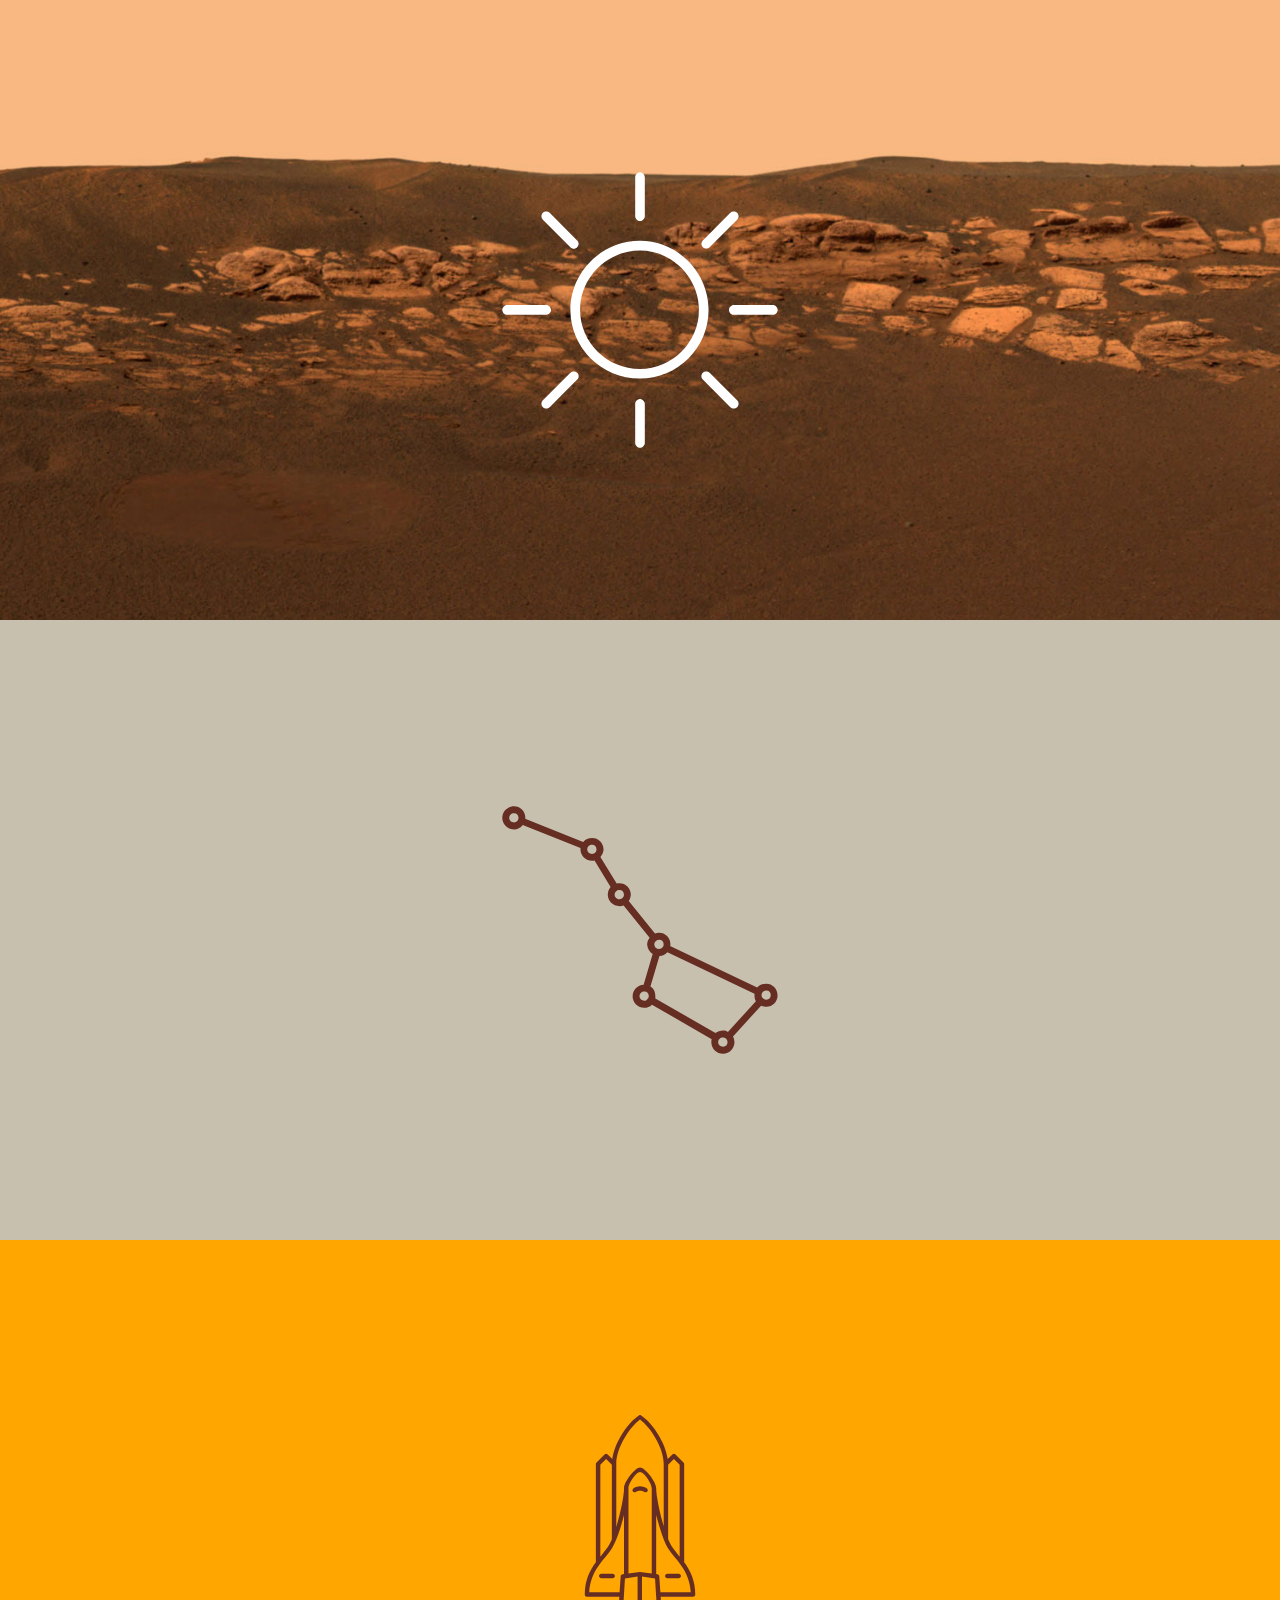
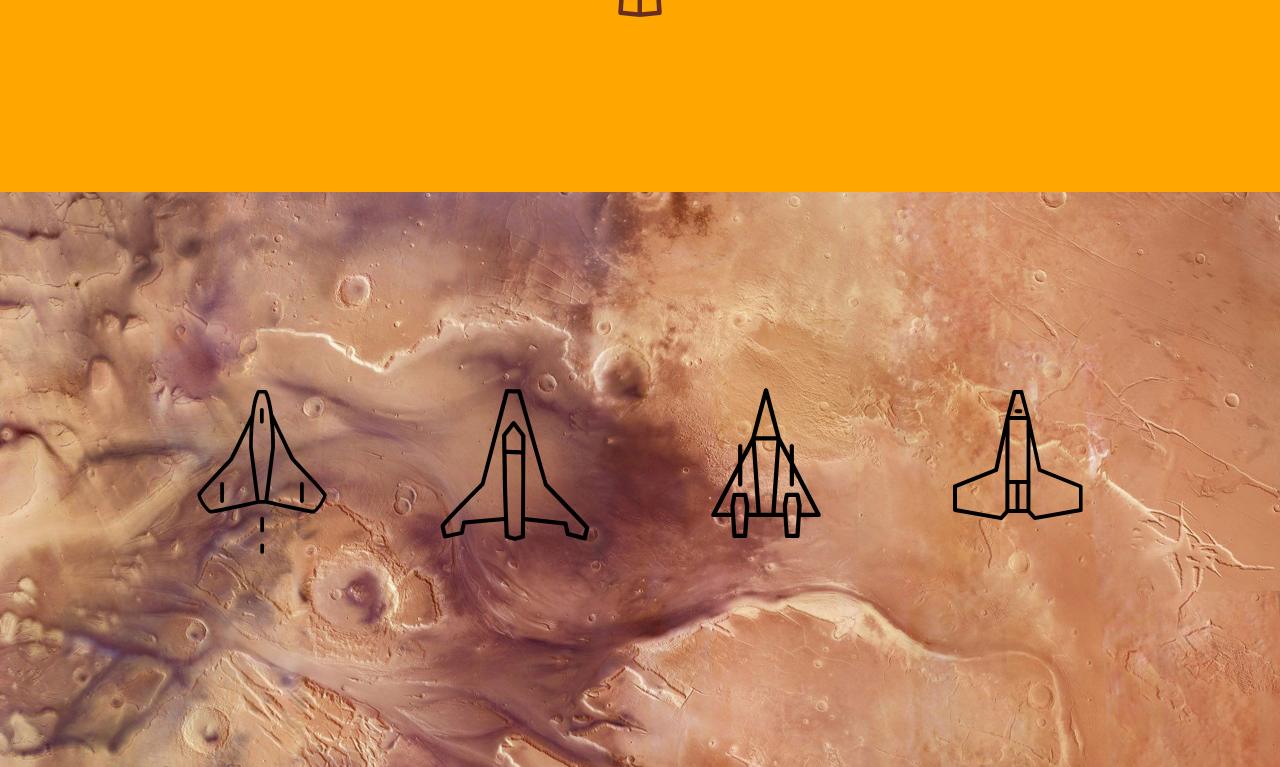
<file: index.html>
<!DOCTYPE html>
<html lang="en-ca">
<head>
	<meta charset="utf-8">
	<title>Scrolling Effects</title>
	<link href="css/main.css" rel="stylesheet">
</head>
<body>

<section class="sun-section">
	<img class="sun" src="img/sun.svg" alt="">
</section>

<section class="dipper-section">
	<img class="dipper" src="img/dipper.svg" alt="">
</section>

<section class="shuttle-section">
	<img class="shuttle" src="img/shuttle.svg" alt="">
</section>

<section class="ship-section">
	<img class="ship-1" src="img/ship-1.svg" alt="">
	<img class="ship-2" src="img/ship-2.svg" alt="">
	<img class="ship-1" src="img/ship-3.svg" alt="">
	<img class="ship-2" src="img/ship-4.svg" alt="">
</section>

<script src="http://code.jquery.com/jquery-2.1.1.min.js"></script>
<script src="js/waypoints.min.js"></script>
<script src="js/main.js"></script>

</body>
</html>
</file>
<file: css/main.css>
body {
	margin: 0;
	padding: 0;
	font: normal 100%/1.5 Georgia,serif;
	background-color: #c7c0ae;
}

img {
	display: block;
	margin: 0 auto;
}

section {
	padding: 10rem 0;
}

.sun {
	width: 300px;
}

.sun-section {
	background: transparent  url(../img/mars-pano.jpg) no-repeat center top;
	background-size: cover;
}

.dipper {
	width: 300px;
	opacity: 0;
}

.js-dipper-fade {
	/* Don't forget to put in all the prefixes!!! */
	-webkit-animation: dipper-fade 1s linear forwards;
}

/* Don't forget to put in all the prefixes!!! */
@-webkit-keyframes dipper-fade {
	0% {
		opacity: 0;
	}
	100% {
		opacity: 1;
	}
}

.shuttle {
	width: 300px;
	opacity: 0;
	position: relative;
	top: 5em;
}

.shuttle-section {
	background: rgba(255,166,0,1.00);
	background-size: cover;
}
	
.js-shuttle-fade {
	/* Don't forget to put in all the prefixes!!! */
	-webkit-animation: shuttle-fade 800ms linear forwards;
}

/* Don't forget to put in all the prefixes!!! */
@-webkit-keyframes shuttle-fade {
	0% {
		opacity: 0;
		top: 6em;
	}
	100% {
		opacity: 1;
		top: 0;
	}
}

.ship-section {
	background: transparent url(../img/kasei-valles-canyons.jpg) no-repeat center top;
	background-size: cover;
	text-align: center;
}

.ship-1 {
	width: 200px;
	opacity: 0;
	position: relative;
	display: inline-block;
	top: 6em;
	padding: 1.5em;
}

.ship-2 {
	width: 200px;
	opacity: 0;
	position: relative;
	display: inline-block;
	top: 8em;
	padding: 1.5em;
}

.js-ship-1-fade {
	/* Don't forget to put in all the prefixes!!! */
	-webkit-animation: ship-1-fade 800ms linear forwards;
}

/* Don't forget to put in all the prefixes!!! */
@-webkit-keyframes ship-1-fade {
	0% {
		opacity: 0;
		top: 6em;
	}
	100% {
		opacity: 1;
		top: 0;
	}
}

.js-ship-2-fade {
	/* Don't forget to put in all the prefixes!!! */
	-webkit-animation: ship-2-fade 800ms linear forwards;
}

@-webkit-keyframes ship-2-fade {
	0% {
		opacity: 0;
		top: 8em;
	}
	100% {
		opacity: 1;
		top: 0;
	}
}
</file>
